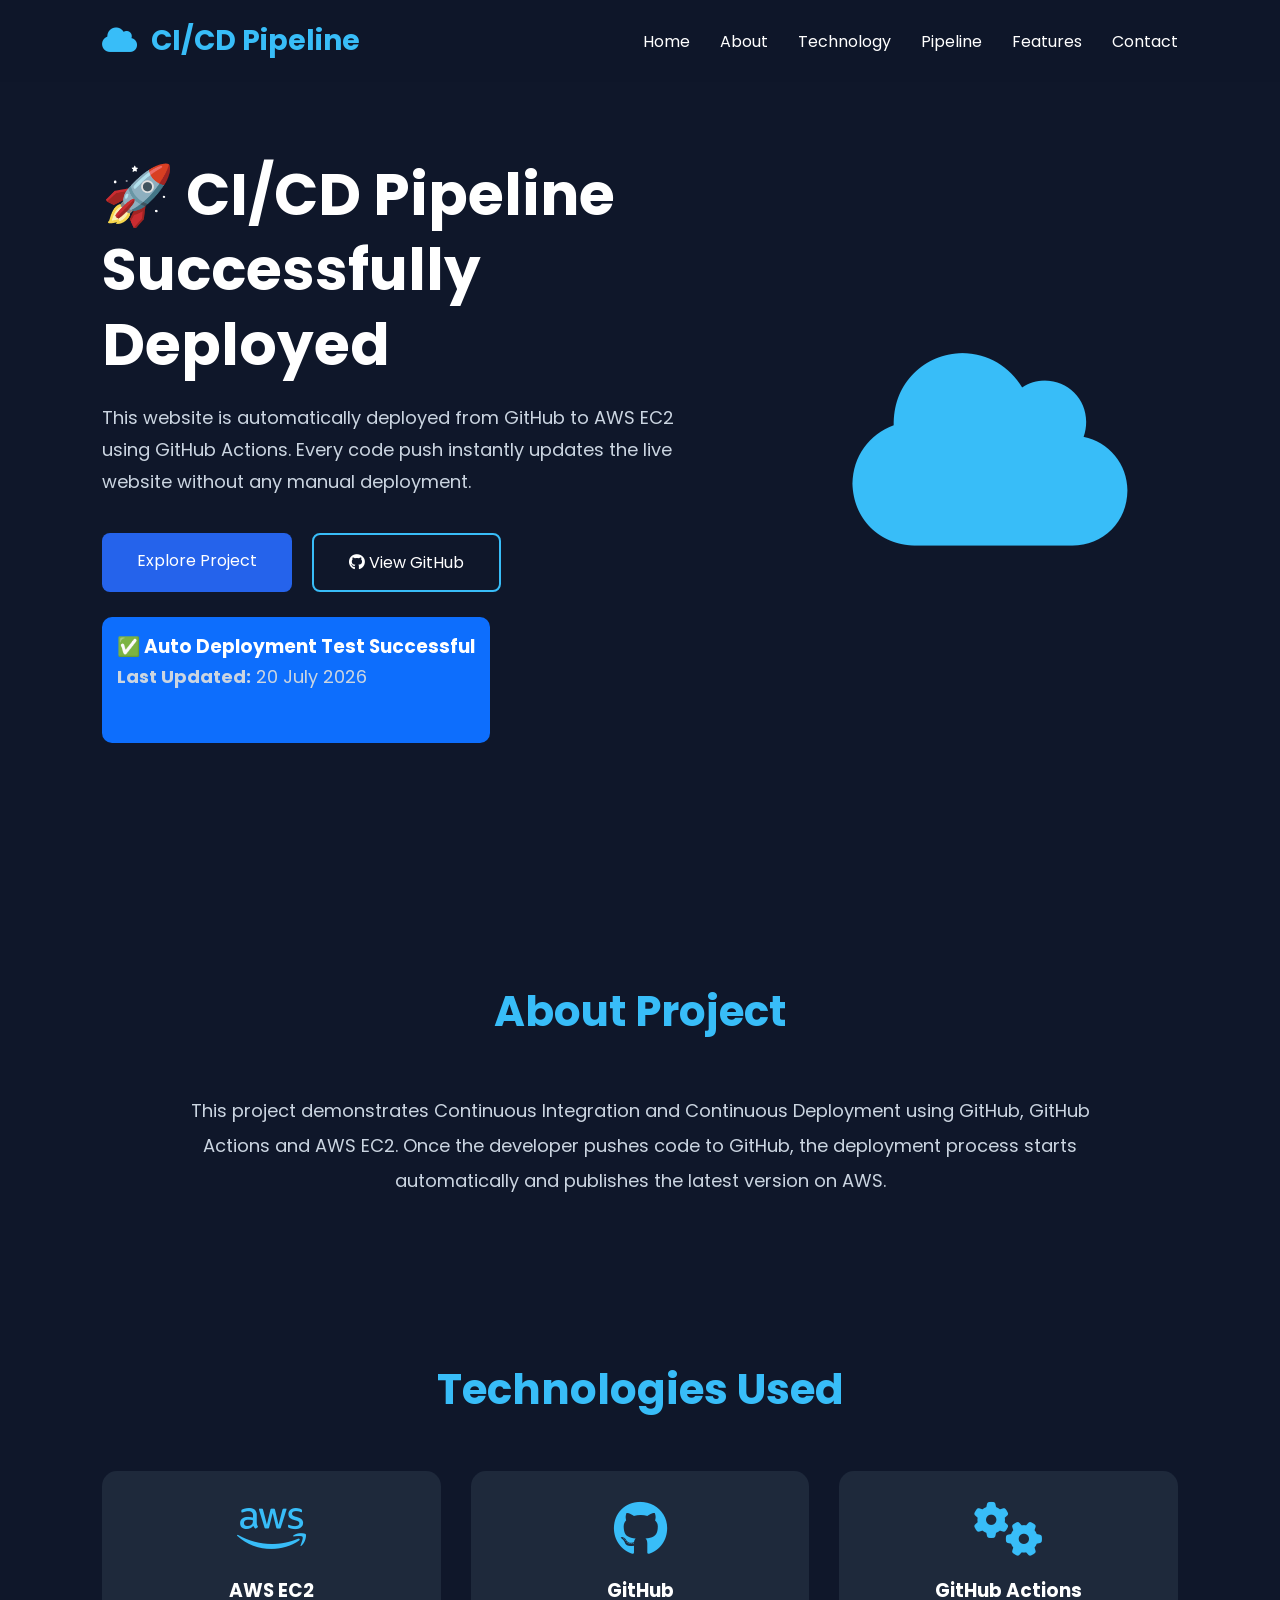
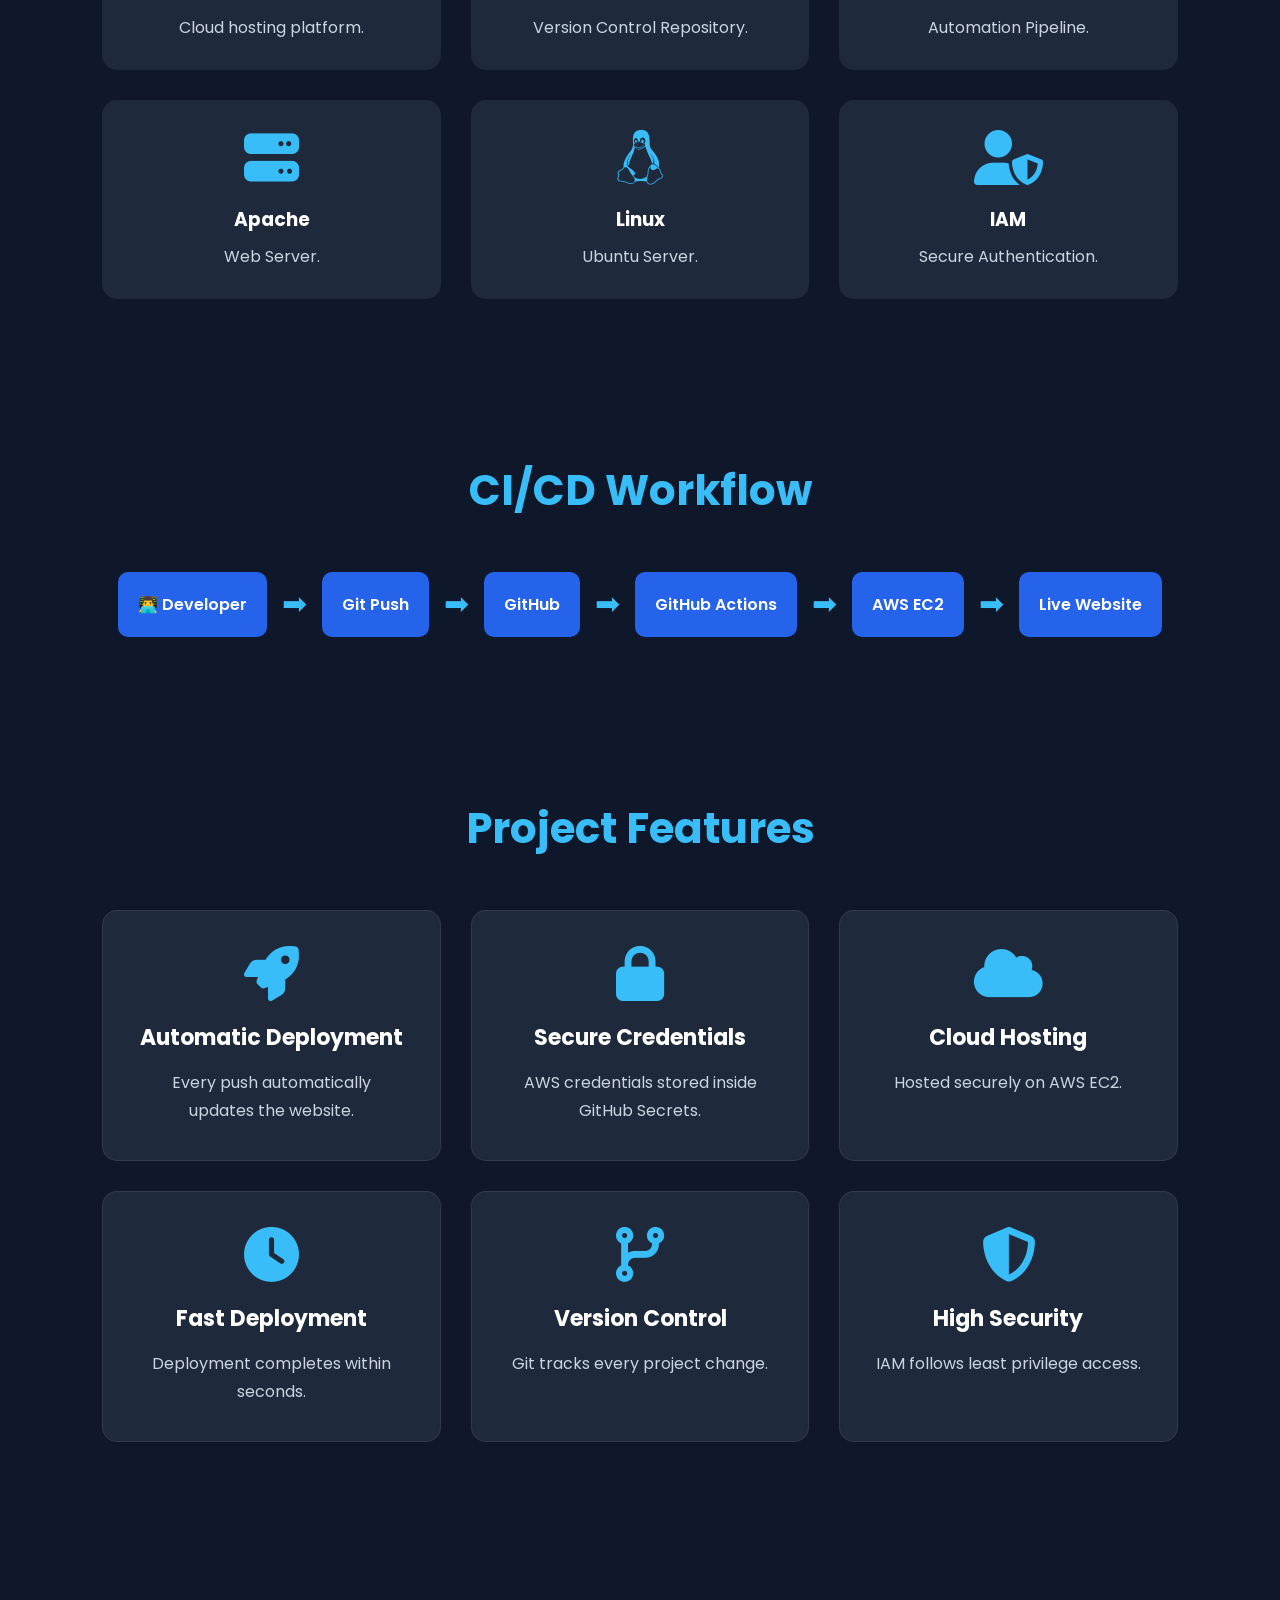
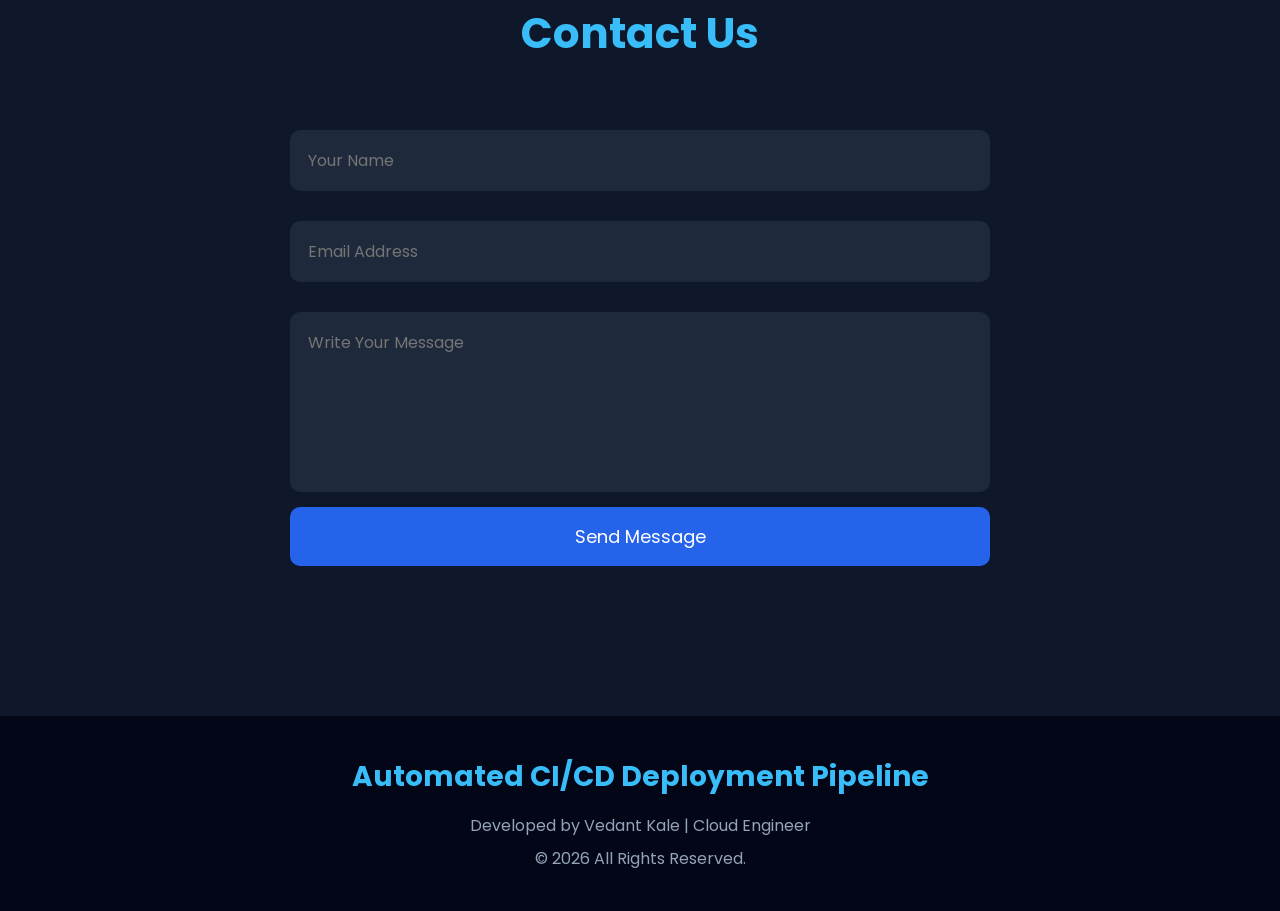
<file: index.html>
<!DOCTYPE html>
<html lang="en">

<head>
    <meta charset="UTF-8">
    <meta name="viewport" content="width=device-width, initial-scale=1.0">
    <title>Automated CI/CD Deployment Pipeline</title>

    <link rel="stylesheet" href="style.css">

    <!-- Google Font -->
    <link href="https://fonts.googleapis.com/css2?family=Poppins:wght@300;400;500;600;700&display=swap"
        rel="stylesheet">

    <!-- Font Awesome -->
    <link rel="stylesheet"
        href="https://cdnjs.cloudflare.com/ajax/libs/font-awesome/6.6.0/css/all.min.css">

</head>

<body>

    <!-- ================= NAVBAR ================= -->

    <nav>

        <div class="logo">
            <i class="fa-solid fa-cloud"></i>
            CI/CD Pipeline
        </div>

        <ul>
            <li><a href="#">Home</a></li>
            <li><a href="#about">About</a></li>
            <li><a href="#technology">Technology</a></li>
            <li><a href="#pipeline">Pipeline</a></li>
            <li><a href="#features">Features</a></li>
            <li><a href="#contact">Contact</a></li>
        </ul>

    </nav>



    <!-- ================= HERO SECTION ================= -->

  <section class="hero">

    <div class="left">

        <h1>🚀 CI/CD Pipeline Successfully Deployed</h1>

        <p>

            This website is automatically deployed from GitHub to AWS EC2 using
            GitHub Actions. Every code push instantly updates the live website
            without any manual deployment.

        </p>

        <div class="buttons">

            <a href="#about" class="btn">Explore Project</a>

            <a href="https://github.com/vedantk233/automated-cicd-pipeline" target="_blank" class="btn2">

                <i class="fab fa-github"></i>

                View GitHub

            </a>

        </div>

        <div style="margin-top:25px; padding:15px; background:#0d6efd; color:white; border-radius:10px; width:fit-content;">

            <h3>✅ Auto Deployment Test Successful</h3>

            <p><strong>Last Updated:</strong> 20 July 2026</p>

        </div>

    </div>

    <div class="right">

        <i class="fa-solid fa-cloud"></i>

    </div>

</section>



    <!-- ================= ABOUT ================= -->

    <section id="about" class="about">

        <h2>About Project</h2>

        <p>

            This project demonstrates Continuous Integration and Continuous Deployment
            using GitHub, GitHub Actions and AWS EC2.

            Once the developer pushes code to GitHub, the deployment process starts
            automatically and publishes the latest version on AWS.

        </p>

    </section>



    <!-- ================= TECHNOLOGY ================= -->

    <section id="technology" class="technology">

        <h2>Technologies Used</h2>

        <div class="tech-container">

            <div class="card">

                <i class="fa-brands fa-aws"></i>

                <h3>AWS EC2</h3>

                <p>Cloud hosting platform.</p>

            </div>

            <div class="card">

                <i class="fa-brands fa-github"></i>

                <h3>GitHub</h3>

                <p>Version Control Repository.</p>

            </div>

            <div class="card">

                <i class="fa-solid fa-gears"></i>

                <h3>GitHub Actions</h3>

                <p>Automation Pipeline.</p>

            </div>

            <div class="card">

                <i class="fa-solid fa-server"></i>

                <h3>Apache</h3>

                <p>Web Server.</p>

            </div>

            <div class="card">

                <i class="fa-brands fa-linux"></i>

                <h3>Linux</h3>

                <p>Ubuntu Server.</p>

            </div>

            <div class="card">

                <i class="fa-solid fa-user-shield"></i>

                <h3>IAM</h3>

                <p>Secure Authentication.</p>

            </div>

        </div>

    </section>




    <!-- ================= PIPELINE ================= -->

    <section id="pipeline" class="pipeline">

        <h2>CI/CD Workflow</h2>

        <div class="flow">

            <div class="step">👨‍💻 Developer</div>

            <span>➡</span>

            <div class="step">Git Push</div>

            <span>➡</span>

            <div class="step">GitHub</div>

            <span>➡</span>

            <div class="step">GitHub Actions</div>

            <span>➡</span>

            <div class="step">AWS EC2</div>

            <span>➡</span>

            <div class="step">Live Website</div>

        </div>

    </section>





    <!-- ================= FEATURES ================= -->

    <section id="features" class="features">

        <h2>Project Features</h2>

        <div class="feature-container">

            <div class="feature-box">

                <i class="fa-solid fa-rocket"></i>

                <h3>Automatic Deployment</h3>

                <p>Every push automatically updates the website.</p>

            </div>

            <div class="feature-box">

                <i class="fa-solid fa-lock"></i>

                <h3>Secure Credentials</h3>

                <p>AWS credentials stored inside GitHub Secrets.</p>

            </div>

            <div class="feature-box">

                <i class="fa-solid fa-cloud"></i>

                <h3>Cloud Hosting</h3>

                <p>Hosted securely on AWS EC2.</p>

            </div>

            <div class="feature-box">

                <i class="fa-solid fa-clock"></i>

                <h3>Fast Deployment</h3>

                <p>Deployment completes within seconds.</p>

            </div>

            <div class="feature-box">

                <i class="fa-solid fa-code-branch"></i>

                <h3>Version Control</h3>

                <p>Git tracks every project change.</p>

            </div>

            <div class="feature-box">

                <i class="fa-solid fa-shield-halved"></i>

                <h3>High Security</h3>

                <p>IAM follows least privilege access.</p>

            </div>

        </div>

    </section>




    <!-- ================= CONTACT ================= -->

    <section id="contact" class="contact">

        <h2>Contact Us</h2>

        <form>

            <input type="text" placeholder="Your Name">

            <input type="email" placeholder="Email Address">

            <textarea placeholder="Write Your Message"></textarea>

            <button type="submit">Send Message</button>

        </form>

    </section>





    <!-- ================= FOOTER ================= -->

    <footer>

        <h3>Automated CI/CD Deployment Pipeline</h3>

        <p>Developed by Vedant Kale | Cloud Engineer</p>

        <p>© 2026 All Rights Reserved.</p>

    </footer>

    <script src="script.js"></script>

</body>

</html>
</file>
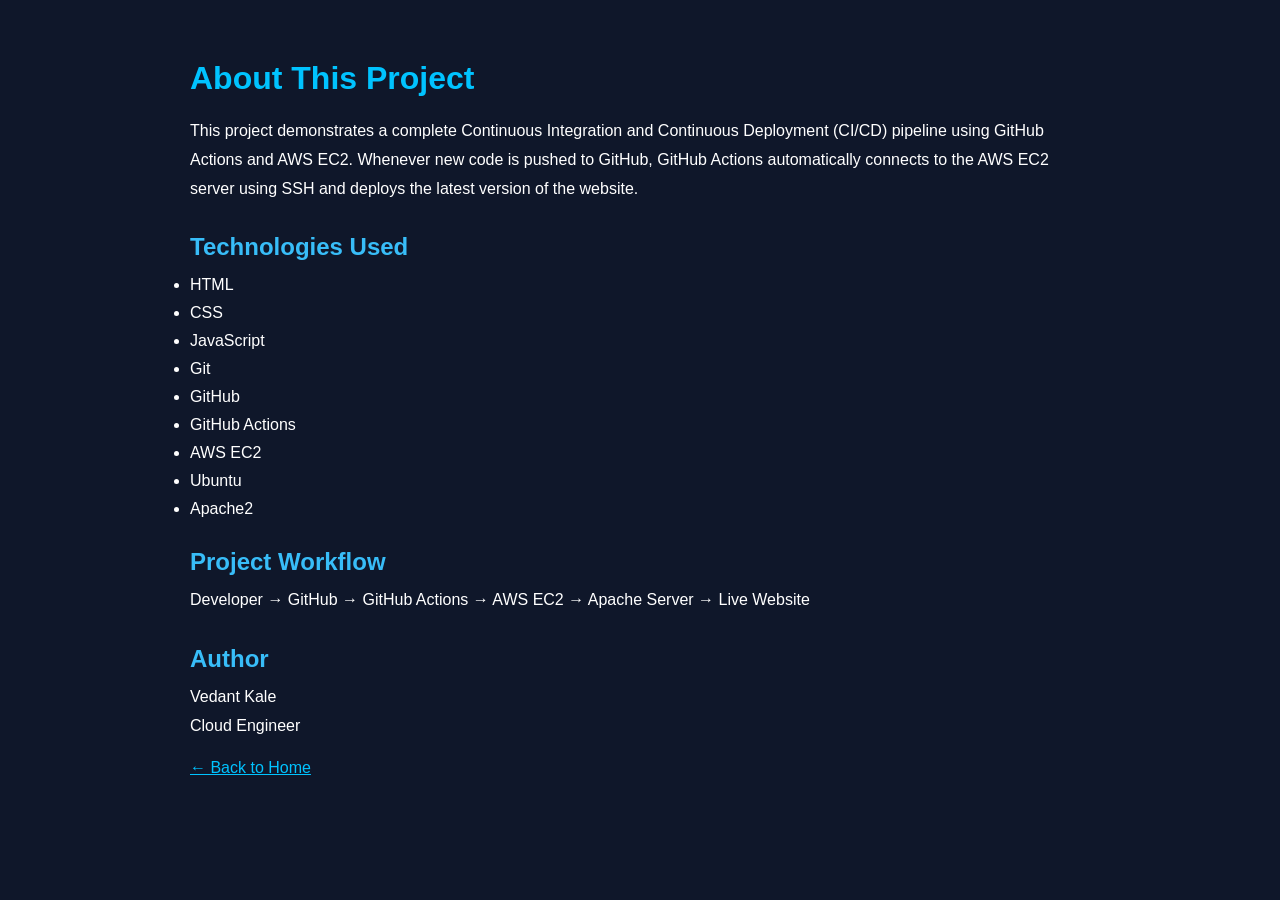
<file: about.html>
<!DOCTYPE html>
<html lang="en">

<head>
    <meta charset="UTF-8">
    <meta name="viewport" content="width=device-width, initial-scale=1.0">
    <title>About - CI/CD Pipeline</title>

    <link rel="stylesheet" href="style.css">

    <style>

        body{
            font-family:Poppins,sans-serif;
            background:#0f172a;
            color:white;
            padding:60px;
        }

        .container{
            max-width:900px;
            margin:auto;
        }

        h1{
            color:#00c3ff;
            margin-bottom:20px;
        }

        h2{
            margin-top:30px;
            color:#38bdf8;
        }

        p{
            line-height:1.8;
            margin-top:10px;
        }

        ul{
            margin-top:15px;
        }

        li{
            margin:10px 0;
        }

        a{
            color:#00c3ff;
        }

    </style>

</head>

<body>

<div class="container">

<h1>About This Project</h1>

<p>

This project demonstrates a complete Continuous Integration and Continuous Deployment (CI/CD) pipeline using GitHub Actions and AWS EC2.

Whenever new code is pushed to GitHub, GitHub Actions automatically connects to the AWS EC2 server using SSH and deploys the latest version of the website.

</p>

<h2>Technologies Used</h2>

<ul>

<li>HTML</li>

<li>CSS</li>

<li>JavaScript</li>

<li>Git</li>

<li>GitHub</li>

<li>GitHub Actions</li>

<li>AWS EC2</li>

<li>Ubuntu</li>

<li>Apache2</li>

</ul>

<h2>Project Workflow</h2>

<p>

Developer → GitHub → GitHub Actions → AWS EC2 → Apache Server → Live Website

</p>

<h2>Author</h2>

<p>

Vedant Kale

<br>

Cloud Engineer

</p>

<br>

<a href="index.html">← Back to Home</a>

</div>

</body>

</html>
</file>
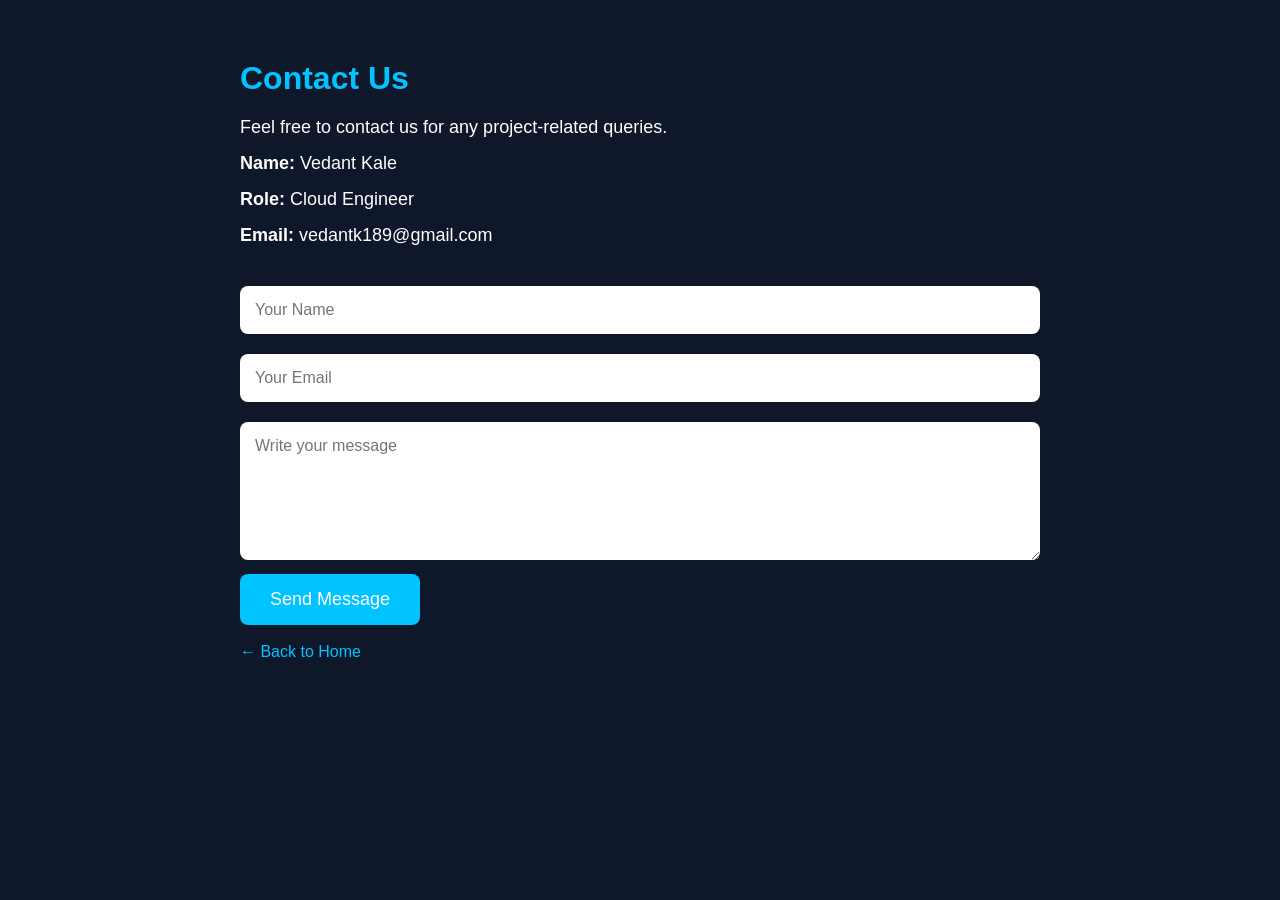
<file: contact.html>
<!DOCTYPE html>
<html lang="en">

<head>

    <meta charset="UTF-8">
    <meta name="viewport" content="width=device-width, initial-scale=1.0">

    <title>Contact - CI/CD Pipeline</title>

    <link rel="stylesheet" href="style.css">

    <style>

        body{
            font-family:Poppins,sans-serif;
            background:#0f172a;
            color:white;
            padding:60px;
        }

        .container{
            max-width:800px;
            margin:auto;
        }

        h1{
            color:#00c3ff;
            margin-bottom:20px;
        }

        p{
            margin:15px 0;
            font-size:18px;
        }

        form{
            margin-top:30px;
        }

        input,textarea{

            width:100%;
            padding:15px;
            margin:10px 0;
            border:none;
            border-radius:8px;
            font-size:16px;

        }

        button{

            padding:15px 30px;
            border:none;
            border-radius:8px;
            background:#00c3ff;
            color:white;
            cursor:pointer;
            font-size:18px;

        }

        a{
            color:#00c3ff;
            text-decoration:none;
        }

    </style>

</head>

<body>

<div class="container">

<h1>Contact Us</h1>

<p>

Feel free to contact us for any project-related queries.

</p>

<p>

<strong>Name:</strong> Vedant Kale

</p>

<p>

<strong>Role:</strong> Cloud Engineer

</p>

<p>

<strong>Email:</strong> vedantk189@gmail.com

</p>

<form>

<input type="text" placeholder="Your Name">

<input type="email" placeholder="Your Email">

<textarea rows="6" placeholder="Write your message"></textarea>

<button>Send Message</button>

</form>

<br>

<a href="index.html">← Back to Home</a>

</div>

</body>

</html>
</file>
<file: style.css>
/* =====================
   GOOGLE RESET
===================== */

*{
    margin:0;
    padding:0;
    box-sizing:border-box;
    scroll-behavior:smooth;
    font-family:'Poppins',sans-serif;
}

body{
    background:#0f172a;
    color:white;
    overflow-x:hidden;
}

/* =====================
 NAVBAR
===================== */

nav{
    width:100%;
    display:flex;
    justify-content:space-between;
    align-items:center;
    padding:20px 8%;
    background:rgba(15,23,42,.9);
    position:fixed;
    top:0;
    left:0;
    backdrop-filter:blur(10px);
    z-index:999;
    box-shadow:0 5px 20px rgba(0,0,0,.3);
}

.logo{
    font-size:28px;
    font-weight:700;
    color:#38bdf8;
}

.logo i{
    margin-right:8px;
}

nav ul{
    display:flex;
    list-style:none;
}

nav ul li{
    margin-left:30px;
}

nav ul li a{
    color:white;
    text-decoration:none;
    transition:.3s;
}

nav ul li a:hover{
    color:#38bdf8;
}

/* =====================
 HERO
===================== */

.hero{

    min-height:100vh;

    display:flex;

    justify-content:space-between;

    align-items:center;

    padding:120px 8%;

}

.left{
    width:55%;
}

.left h1{

    font-size:58px;

    line-height:75px;

    margin-bottom:20px;

}

.left p{

    color:#cbd5e1;

    font-size:18px;

    margin-bottom:35px;

    line-height:32px;

}

.buttons{
    display:flex;
    gap:20px;
}

.btn{

    background:#2563eb;

    color:white;

    padding:15px 35px;

    border-radius:8px;

    text-decoration:none;

    transition:.4s;

}

.btn:hover{

    transform:translateY(-5px);

    background:#1d4ed8;

}

.btn2{

    border:2px solid #38bdf8;

    color:white;

    padding:15px 35px;

    border-radius:8px;

    text-decoration:none;

    transition:.4s;

}

.btn2:hover{

    background:#38bdf8;

    color:#000;

}

.right{

    width:35%;

    display:flex;

    justify-content:center;

    align-items:center;

}

.right i{

    font-size:220px;

    color:#38bdf8;

    animation:float 3s infinite ease-in-out;

}

@keyframes float{

0%{

transform:translateY(0);

}

50%{

transform:translateY(-20px);

}

100%{

transform:translateY(0);

}

}

/* =====================
 COMMON SECTION
===================== */

section{

    padding:80px 8%;

}

section h2{

    text-align:center;

    font-size:42px;

    margin-bottom:50px;

    color:#38bdf8;

}

/* =====================
 ABOUT
===================== */

.about p{

    max-width:900px;

    margin:auto;

    text-align:center;

    color:#cbd5e1;

    line-height:35px;

    font-size:18px;

}

/* =====================
 TECHNOLOGY
===================== */

.tech-container{

display:grid;

grid-template-columns:repeat(auto-fit,minmax(250px,1fr));

gap:30px;

}

.card{

background:#1e293b;

padding:30px;

border-radius:15px;

text-align:center;

transition:.4s;

}

.card:hover{

transform:translateY(-10px);

box-shadow:0 10px 30px rgba(56,189,248,.3);

}

.card i{

font-size:55px;

color:#38bdf8;

margin-bottom:20px;

}

.card h3{

margin-bottom:10px;

}

.card p{

color:#cbd5e1;

}

/* =====================
 PIPELINE
===================== */

.flow{

display:flex;

justify-content:center;

align-items:center;

flex-wrap:wrap;

gap:15px;

}

.step{

background:#2563eb;

padding:20px;

border-radius:10px;

font-weight:600;

}

.flow span{

font-size:30px;

color:#38bdf8;

}
/* =====================
FEATURES
===================== */

.feature-container{
    display:grid;
    grid-template-columns:repeat(auto-fit,minmax(280px,1fr));
    gap:30px;
    margin-top:40px;
}

.feature-box{
    background:#1e293b;
    padding:35px;
    border-radius:15px;
    text-align:center;
    transition:.4s;
    border:1px solid rgba(255,255,255,.08);
}

.feature-box:hover{
    transform:translateY(-10px);
    box-shadow:0 15px 35px rgba(37,99,235,.35);
}

.feature-box i{
    font-size:55px;
    color:#38bdf8;
    margin-bottom:20px;
}

.feature-box h3{
    margin-bottom:15px;
    font-size:22px;
}

.feature-box p{
    color:#cbd5e1;
    line-height:28px;
}

/* =====================
CONTACT
===================== */

.contact form{
    width:700px;
    max-width:100%;
    margin:auto;
    display:flex;
    flex-direction:column;
}

.contact input,
.contact textarea{

    width:100%;

    margin:15px 0;

    padding:18px;

    background:#1e293b;

    color:white;

    border:none;

    outline:none;

    border-radius:10px;

    font-size:16px;

}

.contact textarea{
    height:180px;
    resize:none;
}

.contact button{

    background:#2563eb;

    color:white;

    padding:16px;

    border:none;

    border-radius:10px;

    cursor:pointer;

    font-size:18px;

    transition:.4s;

}

.contact button:hover{

    background:#38bdf8;

    color:black;

}

/* =====================
FOOTER
===================== */

footer{

    background:#020617;

    text-align:center;

    padding:40px 20px;

    margin-top:70px;

}

footer h3{

    color:#38bdf8;

    margin-bottom:15px;

    font-size:28px;

}

footer p{

    color:#94a3b8;

    margin-top:8px;

}

/* =====================
SCROLL BAR
===================== */

::-webkit-scrollbar{

width:10px;

}

::-webkit-scrollbar-thumb{

background:#2563eb;

border-radius:20px;

}

::-webkit-scrollbar-track{

background:#0f172a;

}

/* =====================
RESPONSIVE
===================== */

@media(max-width:992px){

.hero{

flex-direction:column;

text-align:center;

padding-top:150px;

}

.left{

width:100%;

}

.left h1{

font-size:42px;

line-height:55px;

}

.right{

width:100%;

margin-top:50px;

}

.right i{

font-size:160px;

}

nav{

flex-direction:column;

padding:20px;

}

nav ul{

margin-top:20px;

flex-wrap:wrap;

justify-content:center;

}

.flow{

flex-direction:column;

}

.flow span{

transform:rotate(90deg);

}

}

@media(max-width:576px){

.left h1{

font-size:34px;

line-height:45px;

}

section h2{

font-size:32px;

}

.logo{

font-size:22px;

}

nav ul li{

margin:10px;

}

.btn,
.btn2{

padding:12px 25px;

font-size:14px;

}

.buttons{

flex-direction:column;

align-items:center;

}

}
</file>
